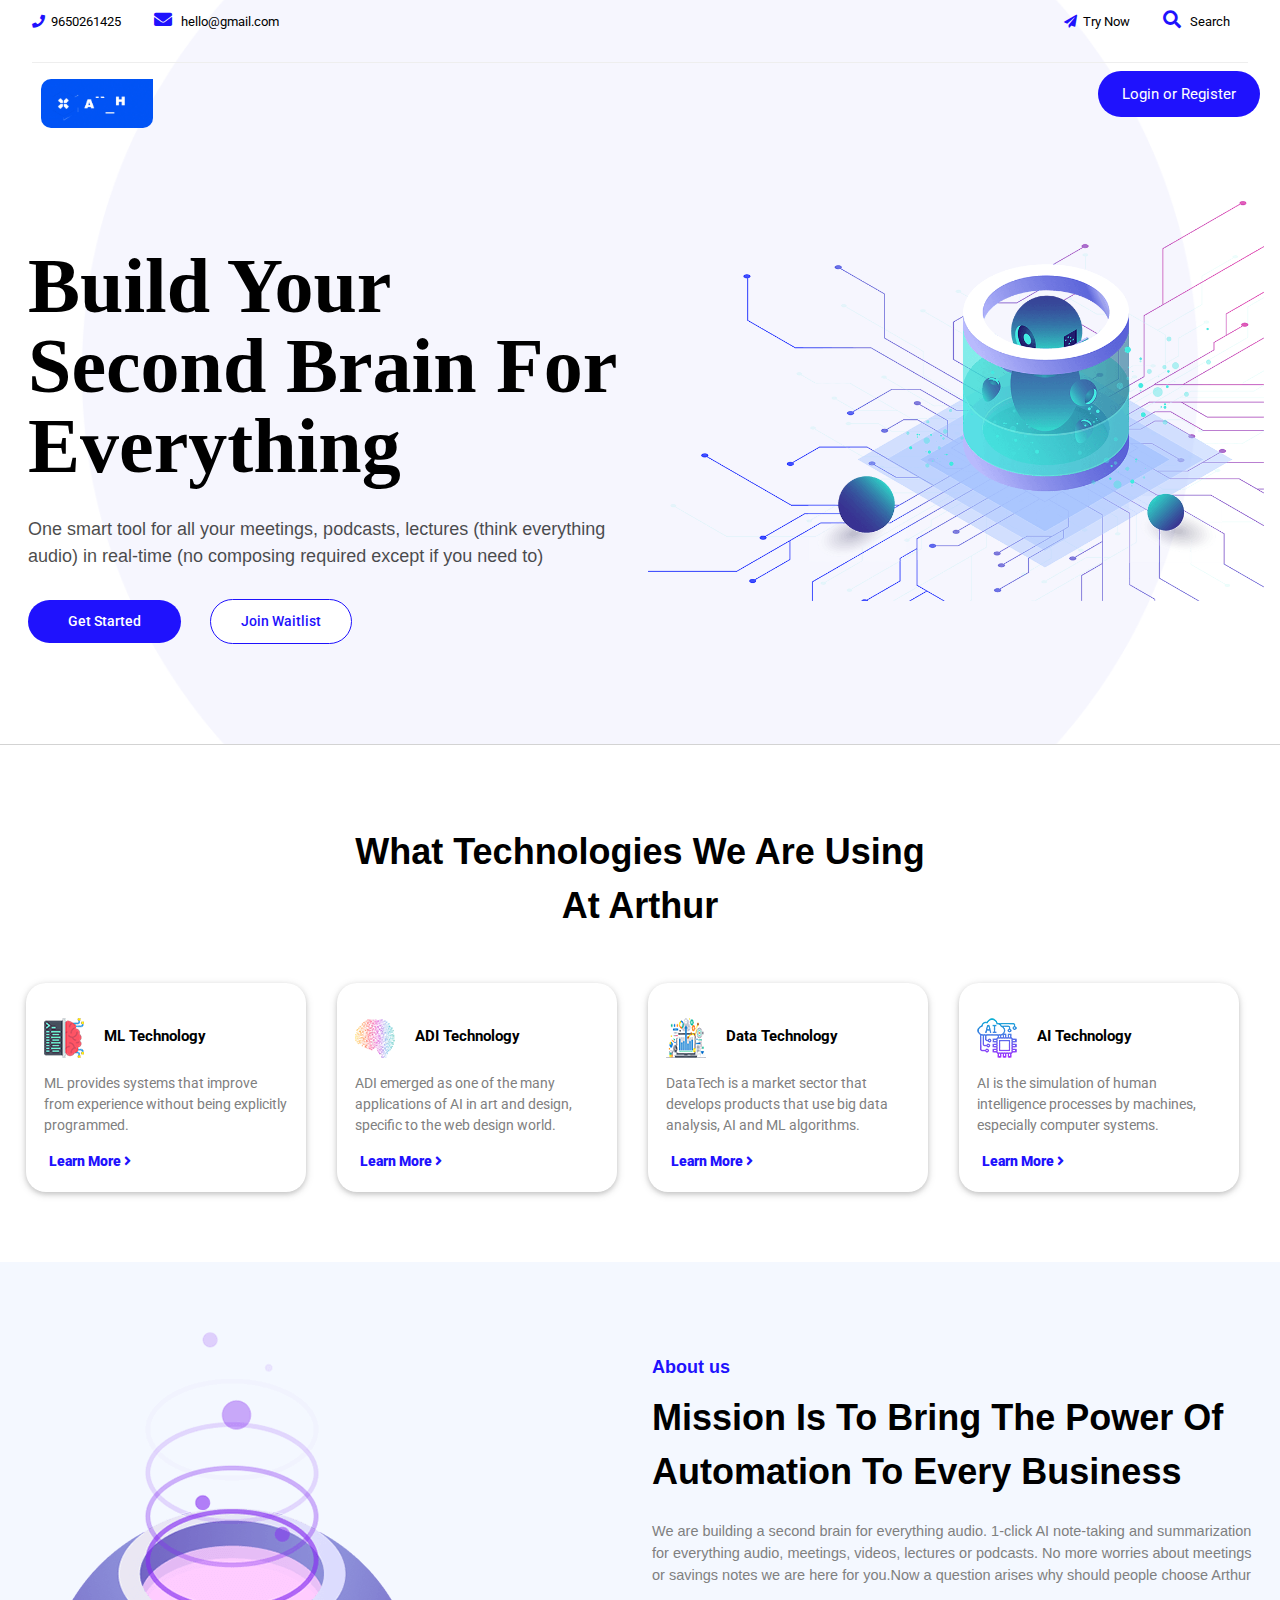
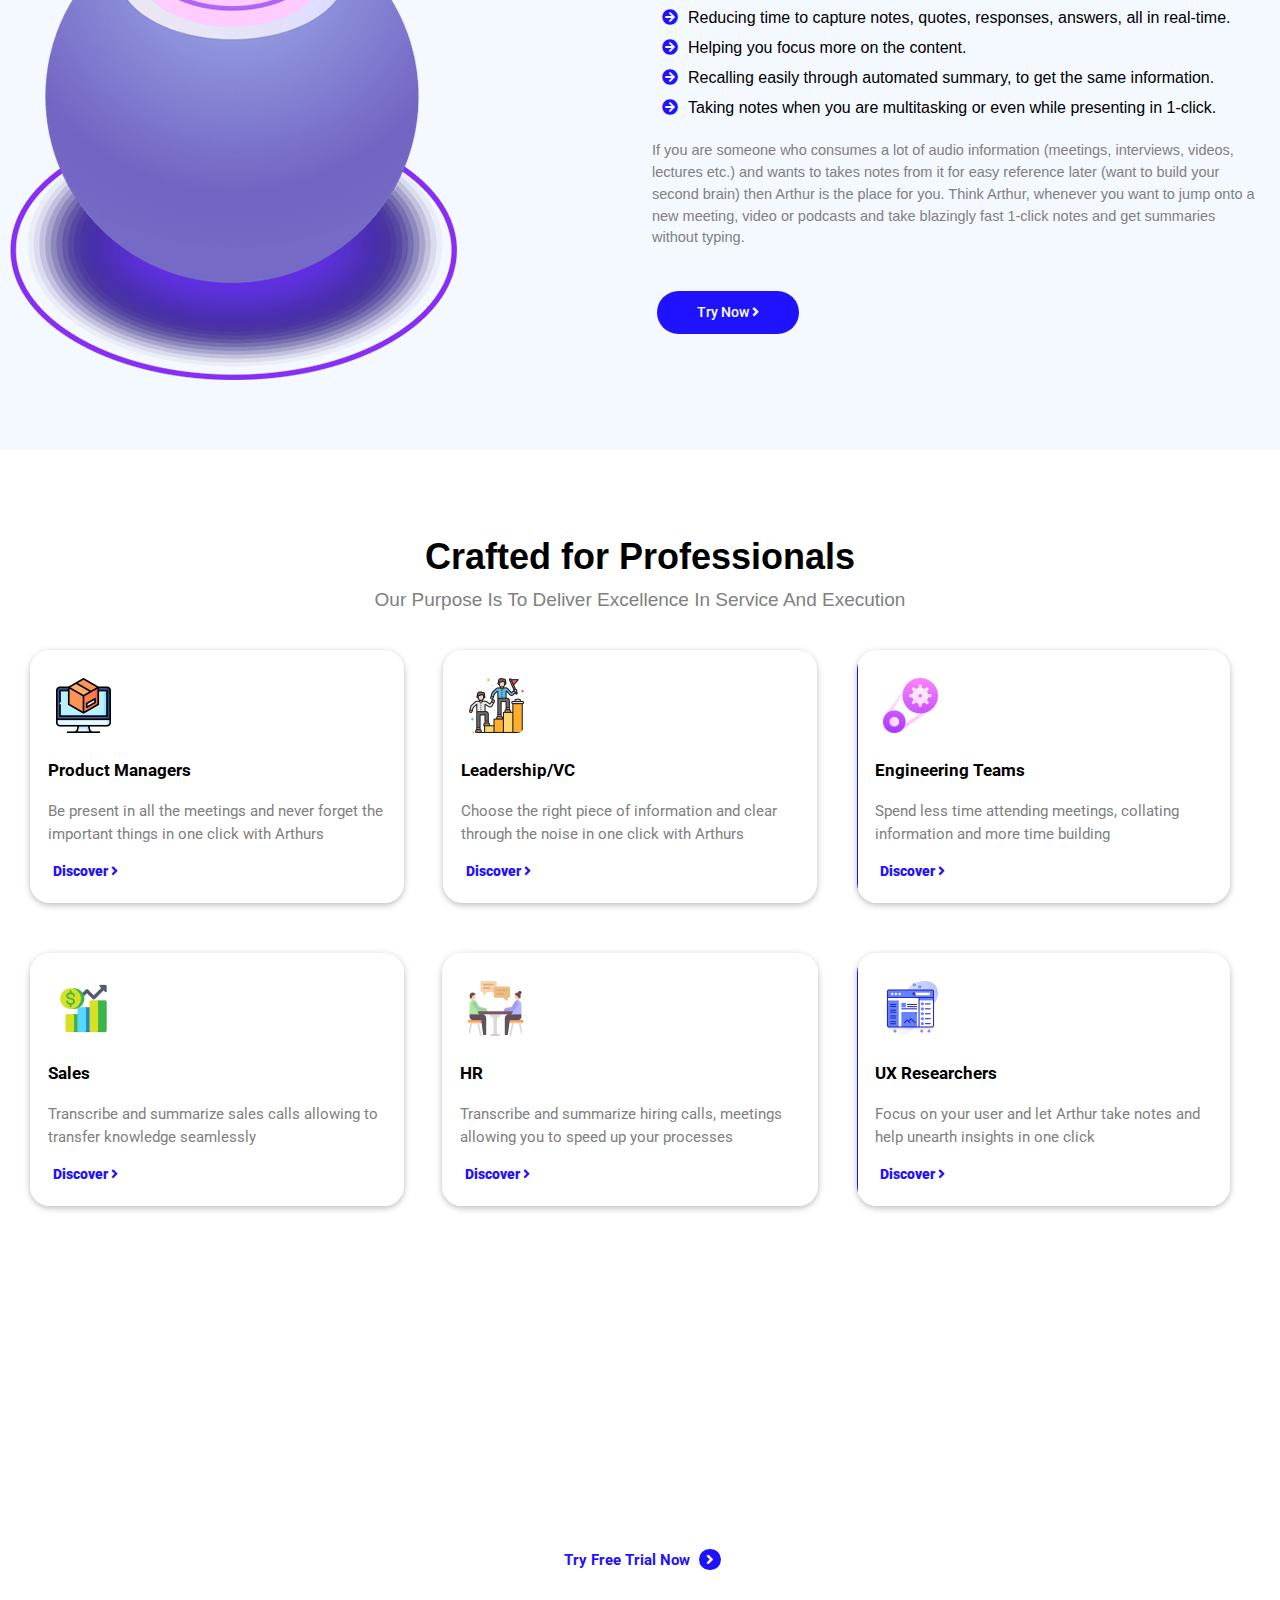
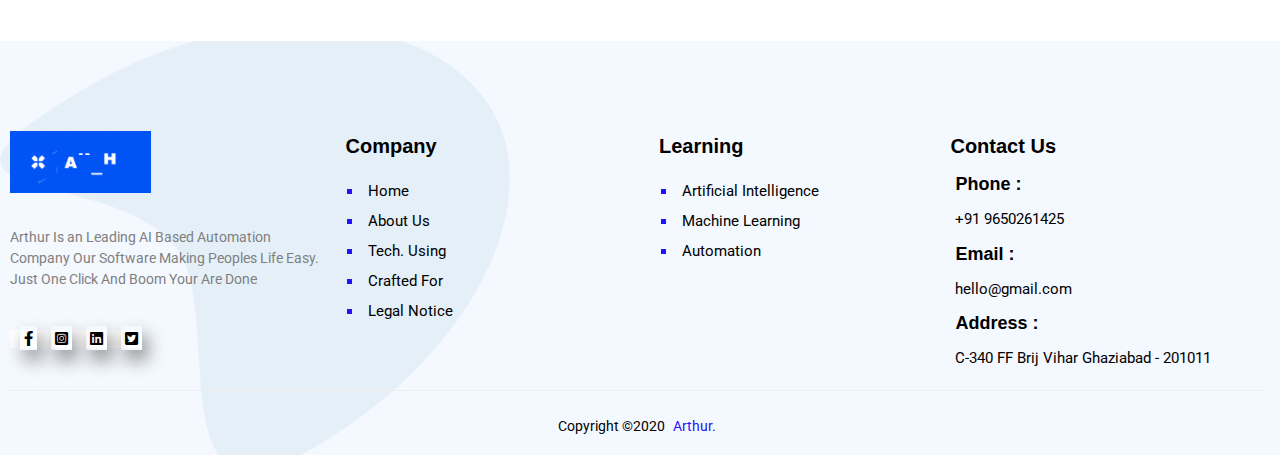
<file: index.html>
<!DOCTYPE html>
<html lang="en">
<head>
    <meta charset="UTF-8">
    <meta http-equiv="X-UA-Compatible" content="IE=edge">
    <meta name="viewport" content="width=device-width, initial-scale=1.0">
    <link rel="stylesheet" href="style/design.css">
    <link rel="stylesheet" href="https://www.w3schools.com/w3css/4/w3.css">
    <link rel="stylesheet" href="https://cdnjs.cloudflare.com/ajax/libs/font-awesome/5.15.4/css/all.min.css" integrity="sha512-1ycn6IcaQQ40/MKBW2W4Rhis/DbILU74C1vSrLJxCq57o941Ym01SwNsOMqvEBFlcgUa6xLiPY/NS5R+E6ztJQ==" crossorigin="anonymous" referrerpolicy="no-referrer" />  
    <link rel="shortcut icon" href="images/favicon.png" type="image/x-icon">
    <title>Arthur</title>
</head>
<body>
    <!-- Navigation Bar -->
    <div class="bkg w3-display-container header-image-shape" id="home">
        <div class="w3-row" style="padding: 10px 12px 0px 12px;" class="bigger">
            <div class="w3-col l10 m9 s6 w3-left bigger" style="font-size: 13px;">
                <a href="tel:+91 9650261425" target="_blank" style="margin-right: 25px;margin-left: 20px;"><i class="fa fa-phone" style="margin-right: 6px;color: #1f12fd;"></i>9650261425</a>
                <a href="mailto:hello@gmail.com" target="_blank"><i class="fa fa-envelope" style="font-size: 18px;margin-right: 6px;color: #1f12fd;"></i> hello@gmail.com</a>
            </div>
            <div class="w3-col l2 m3 s6 bigger" style="font-size: 13px;">
                <a href="signin.html" target="_blank" style="margin-right: 25px;"><i class="fa fa-paper-plane" style="margin-right: 6px;color: #1f12fd;"></i>Try Now</a>
                <a href="#" target="_blank"><i class="fa fa-search" style="font-size: 18px;margin-right: 6px;color: #1f12fd;"></i> Search</a>
            </div>
        </div>
        <!--For mobile-->
        <div class="w3-row" style="padding: 10px 2px 0px 2px;">
            <div class="w3-col l10 m9 s6 w3-left mobile" style="font-size: 13px;">
                <a href="tel:+91 9650261425" target="_blank" style="margin-right: 25px;margin-left: 20px;"><i class="fa fa-phone" style="margin-right: 6px;color: #1f12fd;"></i>Phone</a>
                <a href="mailto:hello@gmail.com" target="_blank"><i class="fa fa-envelope" style="font-size: 18px;margin-right: 6px;color: #1f12fd;"></i>Mail</a>
            </div>
            <div class="w3-col l2 m3 s6 mobile" style="font-size: 13px;">
                <a href="signin.html" target="_blank" style="margin-right: 25px;"><i class="fa fa-paper-plane" style="margin-right: 6px;color: #1f12fd;"></i>Try Now</a>
                <a href="#" target="_blank"><i class="fa fa-search" style="font-size: 18px;margin-right: 6px;color: #1f12fd;"></i> Search</a>
            </div>
        </div>

        <hr style="width: 95%;margin-left: auto;margin-right: auto;">
        <div class="w3-bar w3-row" style="padding-left: 20px;margin-top: -12px;">
            <a href="#" class="w3-bar-item" target="_self" ><img src="images/logo.gif" alt="not supported" width="70%" class="logo_imgs"></a>
            <button class="w3-bar-item w3-padding-large  w3-right login_btn w3-animate-right" onclick="document.getElementById('id01').style.display='block'">Login or Register</button>
        </div>
        <div class="w3-display-container w3-row-padding" style="padding-bottom: 80px;">
            <div class="w3-half " style="padding:20px;">
                <h1 class="header_text_first w3-animate-left">Build Your Second Brain For Everything</h1>
                <h5 class="header_text_second w3-animate-bottom">One smart tool for all your meetings, podcasts, lectures (think everything audio) in real-time
                    (no composing required except if you need to)</h5>
                    <div class="w3-bar">
                        <button class="header_btn1" onclick="document.getElementById('id01').style.display='block'">Get Started</button>
                        <a href="signin.html"><button class="header_btn2">Join Waitlist</button></a>
                    </div>
                     
            </div>
            <div class="w3-half w3-animate-top" style="padding-top: 65px;">
                <img src="images/header-shape.png" alt="not supported" width="100%">
            </div>
        </div>
    </div>

    <!--Login form-->
    <div class="w3-container w3-modal" id="id01" style="padding-top: 20%;">
        <div class="w3-modal-content w3-card-4 w3-animate-zoom" style="max-width:395px;padding: 20px;border-radius:10px;border:1px solid #f4f8ff;overflow: hidden;">
            <span onclick="document.getElementById('id01').style.display='none'" class="w3-button w3-large w3-red w3-hover-blue w3-display-topright" title="Close Modal" style="border-radius: 0px 10px 0px 10px;"><i class="fas fa-times w3-hover-spin"></i></span>
            <table>
                <form action="#" method="post">
                    <tr>
                        <td><h5 class="login_form_h5">LOGIN</h5></td>
                    </tr>
                    <tr class="w3-row">
                        <td class="w3-col l12 m12 s12"><input type="text" placeholder="Username" /required class="input input1"></td>
                    </tr>
                    <tr class="w3-row">
                        <td class="w3-col l6 m6 s6"><input type="text" placeholder="Password" /required class="input"></td>
                        <td class="w3-col l6 m6 s6"><input type="text" placeholder="OTP" /required class="input"></td>
                    </tr>
                    <tr>
                        <td><button class="Form_btn">Submit</button></td>
                    </tr>
                </form>
            </table>
        </div>
    </div>

    <!--What Technologies we are using-->
    <div class="w3-container" style="padding: 70px 10px;" id="tech">
        <h1 class="tech_text w3-center">What Technologies We Are Using<br> At Arthur</h1>
        <div class="w3-row-padding">
            <div class=" w3-col l3 m3 s12 ">
                <div class="w3-card 4 card">
                    <p ><img src="images/ml.png" alt="not supported">
                    <strong style="margin-left: 16px;">ML Technology </strong></p>
                    <p style="font-size: 14px;color: grey;">ML provides systems that improve from experience without being explicitly programmed.</p>
                    <a href="https://en.wikipedia.org/wiki/Machine_learning" target="_blank" class="learn_more_main" style="font-size: 14px;color: #1f12fd;font-weight: 900;">Learn More <i class="fas fa-angle-right learn_more"></i></a>
                </div>
            </div>
            <div class=" w3-col l3 m3 s12 ">
                <div class="w3-card 4 card">
                    <p ><img src="images/adi.png" alt="not supported">
                    <strong style="margin-left: 16px;">ADI Technology </strong></p>
                    <p style="font-size: 14px;color: grey;">ADI emerged as one of the many applications of AI in art and design, specific to the web design world.</p>
                    <a href="https://en.wikipedia.org/wiki/Internet_of_things" target="_blank" class="learn_more_main" style="font-size: 14px;color: #1f12fd;font-weight: 900;">Learn More <i class="fas fa-angle-right learn_more"></i></a>
                </div>
            </div>
            <div class=" w3-col l3 m3 s12 ">
                <div class="w3-card 4 card">
                    <p ><img src="images/data.png" alt="not supported">
                        <strong style="margin-left: 16px;">Data Technology</strong></p>
                        <p style="font-size: 14px;color: grey;">DataTech is a market sector that develops products that use big data analysis, AI and ML algorithms.</p>
                        <a href="https://en.wikipedia.org/wiki/Data_technology" target="_blank" class="learn_more_main" style="font-size: 14px;color: #1f12fd;font-weight: 900;">Learn More <i class="fas fa-angle-right learn_more"></i></a>
                </div>
            </div>
            <div class=" w3-col l3 m3 s12 ">
                <div class="w3-card 4 card">
                    <p ><img src="images/AI.png" alt="not supported">
                        <strong style="margin-left: 16px;">AI Technology </strong></p>
                        <p style="font-size: 14px;color: grey;">AI is the simulation of human intelligence processes by machines, especially computer systems.</p>
                        <a href="https://en.wikipedia.org/wiki/Artificial_intelligence" target="_blank" class="learn_more_main" style="font-size: 14px;color: #1f12fd;font-weight: 900;">Learn More <i class="fas fa-angle-right learn_more"></i></a>
                </div>
            </div>
        </div>
    </div>
    <!--About US-->
    <div class="w3-container" style="padding: 70px 10px;background: #f4f8ff;" id="aboutus">
        <div class="w3-col l6 m6 s12" style="overflow: hidden;">
            <img src="images/aboutus.png" alt="not supported" class="aboutus_img">
        </div>
        <div class="w3-col l6 m6 s12" style="padding: 12px;">
            <h5 style="color: #1f12fd;font-weight: 700;">About us</h5>
            <h1 style="font-weight: 800;">Mission Is To Bring The Power Of Automation To Every Business</h1>
            <h5 class="h5_class" >We are building a second brain for everything audio. 1-click AI note-taking and summarization for everything audio, meetings, videos, lectures or podcasts. No more worries about meetings or savings notes we are here for you.Now a question arises why should people choose Arthur</h5>
            <h6 class="Aboutus_h6"> <i class="fa fa-arrow-circle-right" style="color: #1f12fd; margin-right: 10px;margin-left: 10px;"></i>Reducing time to capture notes, quotes, responses, answers, all in real-time.</h6>
            <h6 class="Aboutus_h6"> <i class="fa fa-arrow-circle-right" style="color: #1f12fd; margin-right: 10px;margin-left: 10px;"></i>Helping you focus more on the content.</h6>
            <h6 class="Aboutus_h6"> <i class="fa fa-arrow-circle-right" style="color: #1f12fd; margin-right: 10px;margin-left: 10px;"></i>Recalling easily through automated summary, to get the same information.</h6>
            <h6 class="Aboutus_h6"> <i class="fa fa-arrow-circle-right" style="color: #1f12fd; margin-right: 10px;margin-left: 10px;"></i>Taking notes when you are multitasking or even while presenting in 1-click.</h6>
            <h5 class="h5_class">If you are someone who consumes a lot of audio information (meetings, interviews, videos, lectures etc.) and wants to takes notes from it for easy reference later (want to build your second brain) then Arthur is the place for you.
                Think Arthur, whenever you want to jump onto a new meeting, video or podcasts and take blazingly fast 1-click notes and get summaries without typing.</h5>
                <a href="signin.html"><button class="header_btn1">Try Now <i class="fas fa-angle-right learn_more"></i></button></a>
        </div>
    </div>
    <!--Crafted for professional-->
    <div class="w3-container" style="padding: 70px 10px;" id="craft">
        <h1 class="tech_text w3-center">Crafted for Professionals</h1>
        <h5 class="h5_class2">Our Purpose Is To Deliver Excellence In Service And Execution</h5>
        
        <div class="w3-row-padding" style="padding: 10px 10px">
            <div class=" w3-col l4 m4 s12 " style="padding: 15px 10px;">
                <div class="w3-card 4 card1">
                    <img src="images/product.png" alt="not supported" class="crafted_image">
                    <p class="crafted_text">Product Managers</p>
                    <p class="crafted_text2">Be present in all the meetings and never forget the important things in one click with Arthurs </p>
                    <a href="#" target="_blank" class="learn_more_main learn_more_main2">Discover <i class="fas fa-angle-right learn_more"></i></a>
                </div>
            </div>
            <div class=" w3-col l4 m4 s12 " style="padding: 15px 10px;">
                <div class="w3-card 4 card1">
                    <img src="images/leadership.png" alt="not supported" class="crafted_image">
                    <p class="crafted_text">Leadership/VC</p>
                    <p class="crafted_text2">Choose the right piece of information and clear through the noise in one click with Arthurs </p>
                    <a href="#" target="_blank" class="learn_more_main learn_more_main2">Discover <i class="fas fa-angle-right learn_more"></i></a>
                </div>
            </div>
            <div class=" w3-col l4 m4 s12 " style="padding: 15px 10px;">
                <div class="w3-card 4 card1">
                    <img src="images/engeneering.png" alt="not supported" class="crafted_image">
                    <p class="crafted_text">Engineering Teams</p>
                    <p class="crafted_text2">Spend less time attending meetings, collating information and more time building</p>
                    <a href="#" target="_blank" class="learn_more_main learn_more_main2">Discover <i class="fas fa-angle-right learn_more"></i></a>
                </div>
            </div>
        </div>

        <div class="w3-row-padding" style="padding: 10px 10px">
            <div class=" w3-col l4 m4 s12 " style="padding: 15px 10px;">
                <div class="w3-card 4 card1">
                    <img src="images/sales.png" alt="not supported" class="crafted_image">
                    <p class="crafted_text">Sales</p>
                    <p class="crafted_text2">Transcribe and summarize sales calls allowing to transfer knowledge seamlessly </p>
                    <a href="#" target="_blank" class="learn_more_main learn_more_main2">Discover <i class="fas fa-angle-right learn_more"></i></a>
                </div>
            </div>
            <div class=" w3-col l4 m4 s12 " style="padding: 15px 9px;">
                <div class="w3-card 4 card1">
                    <img src="images/interview.png" alt="not supported" class="crafted_image">
                    <p class="crafted_text">HR</p>
                    <p class="crafted_text2">Transcribe and summarize hiring calls, meetings allowing you to speed up your processes</p>
                    <a href="#" target="_blank" class="learn_more_main learn_more_main2">Discover <i class="fas fa-angle-right learn_more"></i></a>
                </div>
            </div>
            <div class=" w3-col l4 m4 s12 " style="padding: 15px 10px;">
                <div class="w3-card 4 card1">
                    <img src="images/layout.png" alt="not supported" class="crafted_image">
                    <p class="crafted_text">UX Researchers</p>
                    <p class="crafted_text2">Focus on your user and let Arthur take notes and help unearth insights in one click</p>
                    <a href="#" target="_blank" class="learn_more_main learn_more_main2">Discover <i class="fas fa-angle-right learn_more"></i></a>
                </div>
            </div>
        </div>
    </div>

    <!--Free trial-->
    <div class="w3-display-container bkg2 w3-center" style="padding: 60px 15px;">
        <h1 class="free_text1 ">We Are Offering 15 Days Free Trial</h1>
        <h5 class="free_text2 ">Our purpose is to deliver excellence in service and execution. We are making human life easier by providing best user experiance on liable prices.</h5>
        <a href="signin.html" > <button class="trial_btn">Try Free Trial Now <i class="fas fa-angle-right learn_more1"></i></button></a>
    </div>
    <!--Footer-->
    <footer class="w3-container bkg3" style="padding-top: 80px; padding-left: 10px;" id="footer">
        <div class="w3-col l3 m3 s12" id="footer1" >
            <img src="images/logo.gif" alt="not_supported" >
            <p style="padding:10px 0px 20px 0px;color: grey;">Arthur Is an Leading AI Based Automation Company Our Software Making Peoples Life Easy. Just One Click And Boom Your Are Done</p>
            <span>
                <a href="#"><i class="fab fa-facebook-f" ></i></a>
                <a href="#"><i class="fab fa-instagram-square"></i></a>
                <a href="https://www.linkedin.com/company/usearthur"><i class="fab fa-linkedin"></i></a>
                <a href="#"><i class="fab fa-twitter-square"></i></a>
            </span>
        </div>
        <div class="w3-col l3 m3 s12">
            <h4>Company</h4>
            <ul type="square" color="#1f12fd">
                <li><a href="#home">Home</a></li>
                <li><a href="#aboutus">About Us</a></li>
                <li><a href="#tech">Tech. Using</a></li>
                <li><a href="#craft">Crafted For </a></li>
                <li><a href="legal.html">Legal Notice</a></li>
            </ul>
        </div>
        <div class="w3-col l3 m3 s12">
            <h4>Learning</h4>
            <ul type="square">
                <li><a href="#">Artificial Intelligence</a></li>
                <li><a href="#">Machine Learning</a></li>
                <li><a href="#">Automation</a></li>
            </ul>
        </div>
        <div class="w3-col l3 m3 s12" id="contact">
            <h4>Contact Us</h4>
            <h5>Phone :</h5>
            <a href="tel:+91 9650261425">+91 9650261425</a>
            <h5>Email :</h5>
            <a href="mailto:hello@gmail.com">hello@gmail.com</a>
            <h5>Address :</h5>
            <a href="https://bit.ly/32ihPUT">C-340
                FF Brij Vihar
                Ghaziabad - 201011</a>

        </div>
        <div class="w3-col l12 m12 s12">
            <hr>
            <p class="w3-center" style="font-weight: 900px;">Copyright ©2020 <a href="usearthur.com" style="color: #1f12fd;">Arthur.</a></p>
        </div>
    </footer>
</body>
</html>
</file>
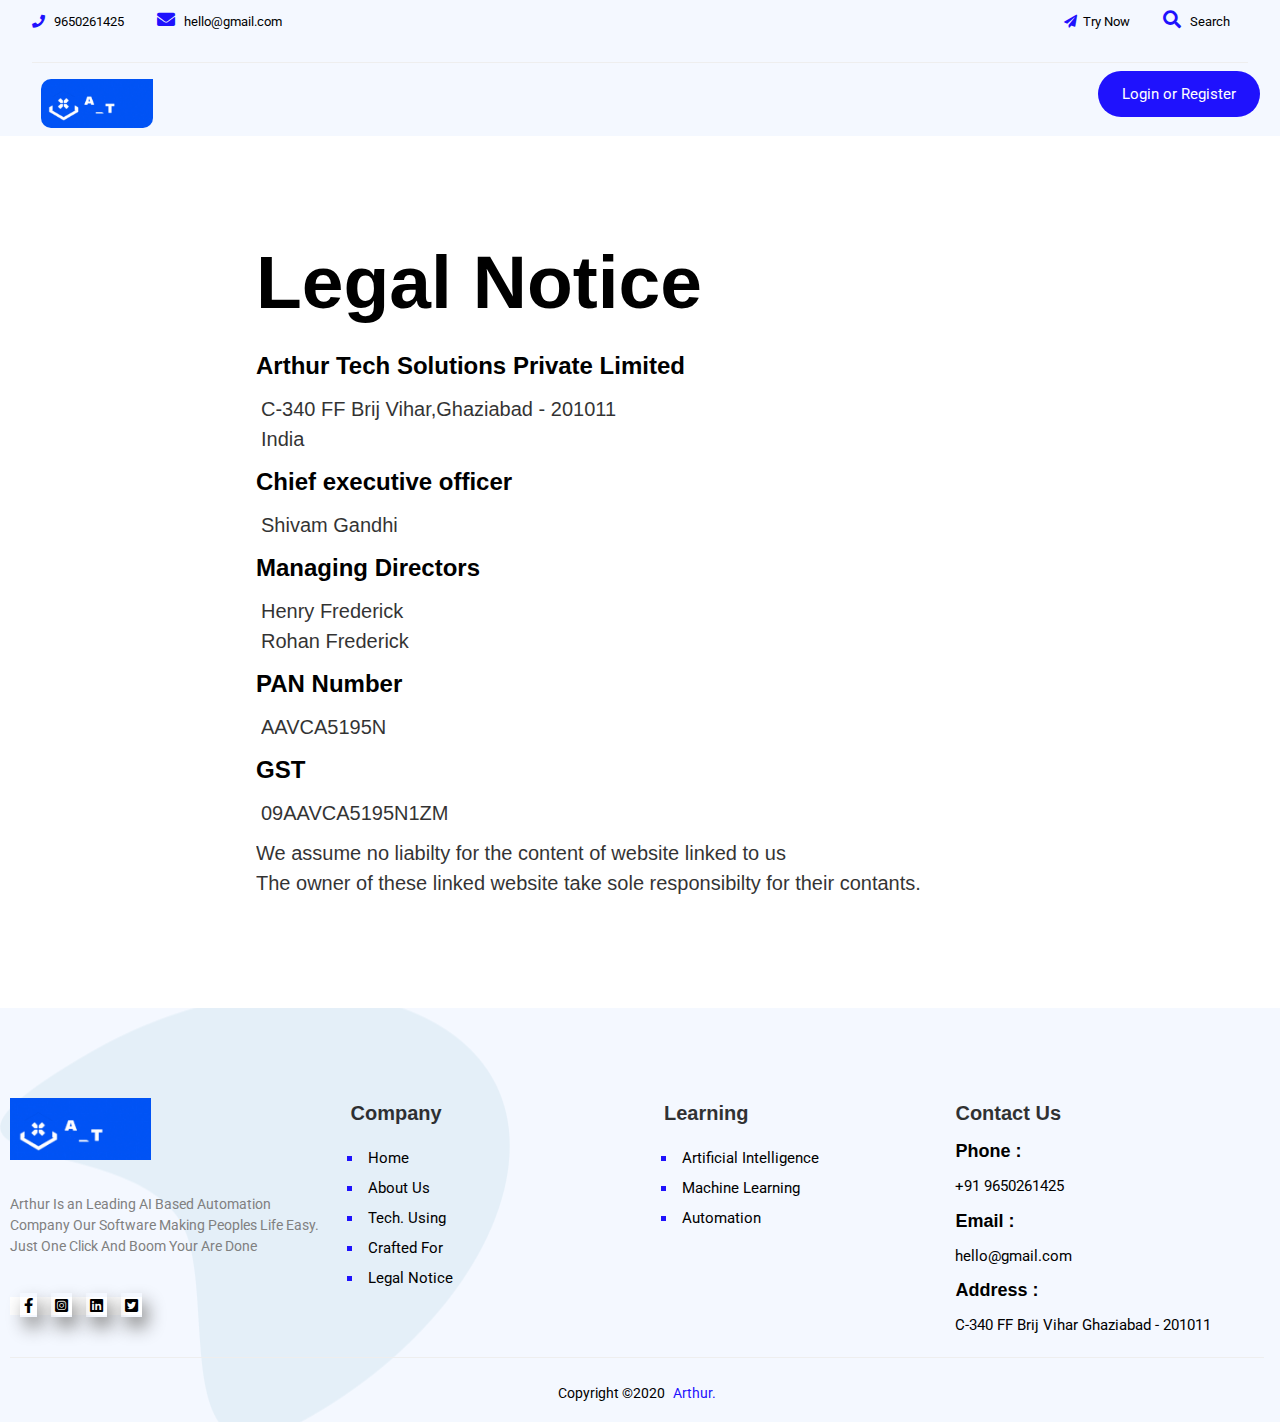
<file: legal.html>
<!DOCTYPE html>
<html lang="en">
<head>
    <meta charset="UTF-8">
    <meta http-equiv="X-UA-Compatible" content="IE=edge">
    <meta name="viewport" content="width=device-width, initial-scale=1.0">
    <link rel="stylesheet" href="style/design.css?v=1"/>
    <link rel="stylesheet" href="https://www.w3schools.com/w3css/4/w3.css">
    <link rel="stylesheet" href="https://cdnjs.cloudflare.com/ajax/libs/font-awesome/5.15.4/css/all.min.css" integrity="sha512-1ycn6IcaQQ40/MKBW2W4Rhis/DbILU74C1vSrLJxCq57o941Ym01SwNsOMqvEBFlcgUa6xLiPY/NS5R+E6ztJQ==" crossorigin="anonymous" referrerpolicy="no-referrer" />  
    <link rel="shortcut icon" href="images/favicon.png" type="image/x-icon">
    <title>Arthur | Legal Notice</title>
    <style>
        .xx1{
          width: 100%;
        }
        h3{
          font-weight: 700;
        }
        h4{
          opacity: .8;
          padding-left: 5px;
        }
        .cc1{
          font-weight: 900; 
          font-size: 75px;
        }
        .legal{
            padding:80px 20%;
            padding-bottom: 100px;
        }
        @media (max-width: 480px){
          .xx1{
            width: 100%;
            padding-left: 20px;
            padding-right: 10px;
          }
          .cc1{
            font-size: 60px;
            line-height: 55px;
            font-family: calibri;
          }
          .legal{
            padding: 90px 20px;
          }
        }
      </style>
</head>
<body>
    <!--Navigation-->
    <div class="w3-display-container" id="home" style="background-color: #f4f8ff;">
        <div class="w3-row" style="padding: 10px 12px 0px 12px;">
            <div class="w3-col l10 m9 s6 w3-left bigger" style="font-size: 13px;">
                <a href="tel:+91 9650261425" target="_blank" style="margin-right: 25px;margin-left: 20px;"><i class="fa fa-phone" style="margin-right: 6px;color: #1f12fd;"></i> 9650261425</a>
                <a href="mailto:hello@gmail.com" target="_blank"><i class="fa fa-envelope" style="font-size: 18px;margin-right: 6px;color: #1f12fd;"></i> hello@gmail.com</a>
            </div>
            <div class="w3-col l2 m3 s6 bigger" style="font-size: 13px;">
                <a href="signin.html" target="_blank" style="margin-right: 25px;"><i class="fa fa-paper-plane" style="margin-right: 6px;color: #1f12fd;"></i>Try Now</a>
                <a href="#" target="_blank"><i class="fa fa-search" style="font-size: 18px;margin-right: 6px;color: #1f12fd;"></i> Search</a>
            </div>
        </div>
        <!--For mobile-->
        <div class="w3-row" style="padding: 10px 0px 0px 0px;">
            <div class="w3-col l10 m9 s6 w3-left mobile" style="font-size: 13px;">
                <a href="tel:+91 9650261425" target="_blank" style="margin-right: 25px;margin-left: 20px;"><i class="fa fa-phone" style="margin-right: 6px;color: #1f12fd;"></i>Phone</a>
                <a href="mailto:hello@gmail.com" target="_blank"><i class="fa fa-envelope" style="font-size: 18px;margin-right: 6px;color: #1f12fd;"></i>Mail</a>
            </div>
            <div class="w3-col l2 m3 s6 mobile" style="font-size: 13px;">
                <a href="signin.html" target="_blank" style="margin-right: 25px;"><i class="fa fa-paper-plane" style="margin-right: 6px;color: #1f12fd;"></i>Try Now</a>
                <a href="#" target="_blank"><i class="fa fa-search" style="font-size: 18px;margin-right: 6px;color: #1f12fd;"></i> Search</a>
            </div>
        </div>
        <hr style="width: 95%;margin-left: auto;margin-right: auto;">
        <div class="w3-bar w3-row" style="padding-left: 20px;margin-top: -12px;">
            <a href="index.html" class="w3-bar-item" target="_self" ><img src="images/logo.gif" alt="not supported" width="70%" class="logo_imgs"></a>
            <button class="w3-bar-item w3-padding-large  w3-right login_btn w3-animate-right" onclick="document.getElementById('id01').style.display='block'">Login or Register</button>
        </div>
    </div>
    
    <!--Legal notice-->
    <div class="w3-container display legal" >
        <div class="display xx1 w3-left">
            <h1 class="cc1">Legal Notice</h1>
            <h3>Arthur Tech Solutions Private Limited</h3>
            <h4>C-340 FF Brij Vihar,Ghaziabad - 201011<br> India</h4>
            <h3>Chief executive officer</h3>
            <h4>Shivam Gandhi</h4>
            <h3>Managing Directors</h3>
            <h4>Henry Frederick<br>Rohan Frederick</h4>
            <h3>PAN Number</h3>
            <h4>AAVCA5195N</h4>
            <h3>GST</h3>
            <h4>09AAVCA5195N1ZM</h4>
            <h4 style="padding-left: 0px;">We assume no liabilty for the content of website linked to us<br> The owner of these linked website take sole responsibilty for their contants. </h4>
        </div>
    </div>

    <!--Login form-->
    <div class="w3-container w3-modal" id="id01" style="padding-top: 20%;">
        <div class="w3-modal-content w3-card-4 w3-animate-zoom" style="max-width:395px;padding: 20px;border-radius:10px;border:1px solid #f4f8ff;overflow: hidden;">
            <span onclick="document.getElementById('id01').style.display='none'" class="w3-button w3-large w3-red w3-hover-blue w3-display-topright" title="Close Modal" style="border-radius: 0px 10px 0px 10px;"><i class="fas fa-times w3-hover-spin"></i></span>
            <table>
                <form action="#" method="post">
                    <tr>
                        <td><h5 class="login_form_h5">LOGIN</h5></td>
                    </tr>
                    <tr class="w3-row">
                        <td class="w3-col l12 m12 s12"><input type="text" placeholder="Username" /required class="input input1"></td>
                    </tr>
                    <tr class="w3-row">
                        <td class="w3-col l6 m6 s6"><input type="text" placeholder="Password" /required class="input"></td>
                        <td class="w3-col l6 m6 s6"><input type="text" placeholder="OTP" /required class="input"></td>
                    </tr>
                    <tr>
                        <td><button class="Form_btn">Submit</button></td>
                    </tr>
                </form>
            </table>
        </div>
    </div>


     <!--Footer-->
     <footer class="w3-container bkg3" style="padding-top: 80px; padding-left: 10px;" id="footer">
        <div class="w3-col l3 m3 s12" id="footer1" >
            <img src="images/logo.gif" alt="not_supported">
            <p style="padding:10px 0px 20px 0px;color: grey;">Arthur Is an Leading AI Based Automation Company Our Software Making Peoples Life Easy. Just One Click And Boom Your Are Done</p>
            <span>
                <a href="#"><i class="fab fa-facebook-f" ></i></a>
                <a href="#"><i class="fab fa-instagram-square"></i></a>
                <a href="https://www.linkedin.com/company/usearthur"><i class="fab fa-linkedin"></i></a>
                <a href="#"><i class="fab fa-twitter-square"></i></a>
            </span>
        </div>
        <div class="w3-col l3 m3 s12">
            <h4>Company</h4>
            <ul type="square" color="#1f12fd">
                <li><a href="index.html">Home</a></li>
                <li><a href="index.html#aboutus">About Us</a></li>
                <li><a href="index.html#tech">Tech. Using</a></li>
                <li><a href="index.html#craft">Crafted For </a></li>
                <li><a href="#">Legal Notice</a></li>
            </ul>
        </div>
        <div class="w3-col l3 m3 s12">
            <h4>Learning</h4>
            <ul type="square">
                <li><a href="#">Artificial Intelligence</a></li>
                <li><a href="#">Machine Learning</a></li>
                <li><a href="#">Automation</a></li>
            </ul>
        </div>
        <div class="w3-col l3 m3 s12" id="contact">
            <h4>Contact Us</h4>
            <h5>Phone :</h5>
            <a href="tel:+91 9650261425">+91 9650261425</a>
            <h5>Email :</h5>
            <a href="mailto:hello@gmail.com">hello@gmail.com</a>
            <h5>Address :</h5>
            <a href="https://bit.ly/32ihPUT">C-340
                FF Brij Vihar
                Ghaziabad - 201011</a>

        </div>
        <div class="w3-col l12 m12 s12">
            <hr>
            <p class="w3-center" style="font-weight: 900px;">Copyright ©2020 <a href="usearthur.com" style="color: #1f12fd;">Arthur.</a></p>
        </div>
    </footer>
</body>
</html>
</file>
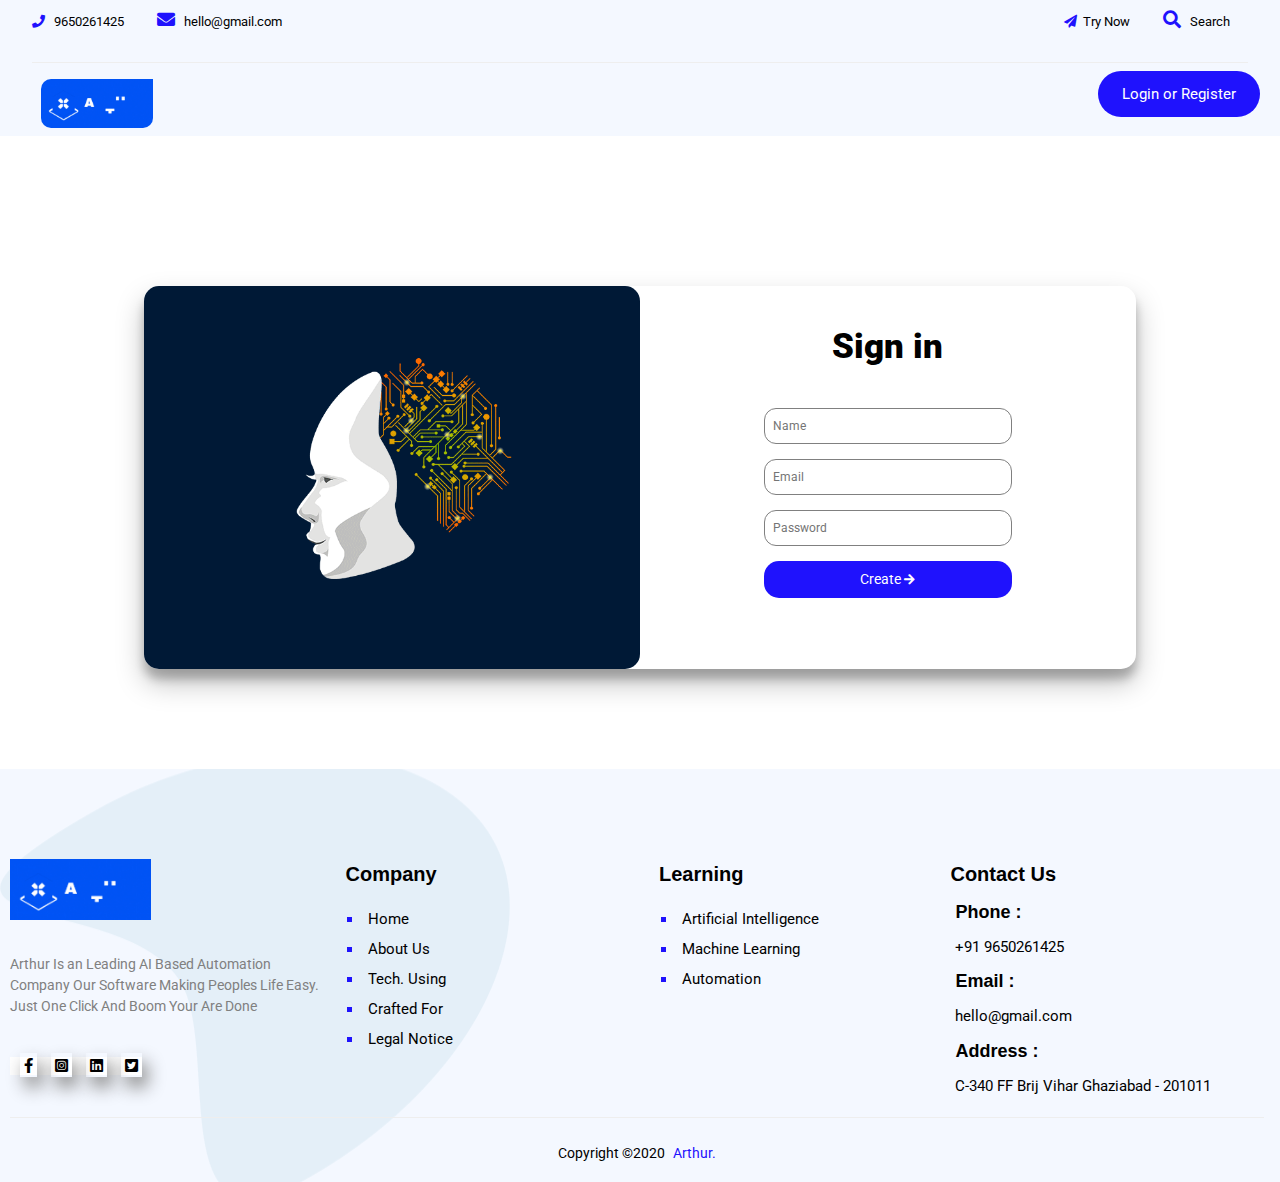
<file: signin.html>
<!DOCTYPE html>
<html lang="en">
<head>
    <meta charset="UTF-8">
    <meta http-equiv="X-UA-Compatible" content="IE=edge">
    <meta name="viewport" content="width=device-width, initial-scale=1.0">
    <link rel="stylesheet" href="style/design.css">
    <link rel="stylesheet" href="https://www.w3schools.com/w3css/4/w3.css">
    <link rel="stylesheet" href="https://cdnjs.cloudflare.com/ajax/libs/font-awesome/5.15.4/css/all.min.css" integrity="sha512-1ycn6IcaQQ40/MKBW2W4Rhis/DbILU74C1vSrLJxCq57o941Ym01SwNsOMqvEBFlcgUa6xLiPY/NS5R+E6ztJQ==" crossorigin="anonymous" referrerpolicy="no-referrer" />  
    <link rel="shortcut icon" href="images/favicon.png" type="image/x-icon">
    <title>Sign in</title>
    <style>
        .form_sec{
          border-radius: 15px;
          background-color: white;
          box-shadow: 0 14px 28px rgba(0,0,0,0.25), 0 10px 10px rgba(0,0,0,0.22);
        }
        .session {
            display: flex;
            flex-direction: row;
            width: 80%;
            height: auto;
            background: #ffffff;
            border-radius: 4px;
        }
        label{
            padding-bottom: 12px;
        }
        .input_labels{
            outline: none;
            width: 50%;
            border: 1px solid grey;
            border-radius: 12px;  
            padding: 8px; 
            font-size: 12px;
        }
        .input_btns{
            width: 50%;
            background: #1f12fd;
            color: white;
            font-size: 14px;
            padding: 8px;
            border-radius: 15px;
        }
        .display{
            display: block;
            margin-left: auto;
            margin-right: auto;
        }
    </style>
</head>
<body>
    <!--Navigation-->
    <div class="w3-display-container" id="home" style="background-color: #f4f8ff;">
        <div class="w3-row" style="padding: 10px 12px 0px 12px;">
            <div class="w3-col l10 m9 s6 w3-left bigger" style="font-size: 13px;">
                <a href="tel:+91 9650261425" target="_blank" style="margin-right: 25px;margin-left: 20px;"><i class="fa fa-phone" style="margin-right: 6px;color: #1f12fd;"></i> 9650261425</a>
                <a href="mailto:hello@gmail.com" target="_blank"><i class="fa fa-envelope" style="font-size: 18px;margin-right: 6px;color: #1f12fd;"></i> hello@gmail.com</a>
            </div>
            <div class="w3-col l2 m3 s6 bigger" style="font-size: 13px;">
                <a href="signin.html" target="_blank" style="margin-right: 25px;"><i class="fa fa-paper-plane" style="margin-right: 6px;color: #1f12fd;"></i>Try Now</a>
                <a href="#" target="_blank"><i class="fa fa-search" style="font-size: 18px;margin-right: 6px;color: #1f12fd;"></i> Search</a>
            </div>
        </div>
        <!--For mobile-->
        <div class="w3-row" style="padding: 10px 12px 0px 12px;">
            <div class="w3-col l10 m9 s6 w3-left mobile" style="font-size: 13px;">
                <a href="tel:+91 9650261425" target="_blank" style="margin-right: 25px;margin-left: 20px;"><i class="fa fa-phone" style="margin-right: 6px;color: #1f12fd;"></i>Phone</a>
                <a href="mailto:hello@gmail.com" target="_blank"><i class="fa fa-envelope" style="font-size: 18px;margin-right: 6px;color: #1f12fd;"></i>Mail</a>
            </div>
            <div class="w3-col l2 m3 s6 mobile" style="font-size: 13px;">
                <a href="signin.html" target="_blank" style="margin-right: 25px;"><i class="fa fa-paper-plane" style="margin-right: 6px;color: #1f12fd;"></i>Try Now</a>
                <a href="#" target="_blank"><i class="fa fa-search" style="font-size: 18px;margin-right: 6px;color: #1f12fd;"></i> Search</a>
            </div>
        </div>
        <hr style="width: 95%;margin-left: auto;margin-right: auto;">
        <div class="w3-bar w3-row" style="padding-left: 20px;margin-top: -12px;">
            <a href="index.html" class="w3-bar-item" target="_self" ><img src="images/logo.gif" alt="not supported" width="70%" class="logo_imgs"></a>
            <button class="w3-bar-item w3-padding-large  w3-right login_btn w3-animate-right" onclick="document.getElementById('id01').style.display='block'">Login or Register</button>
        </div>
    </div>
    

    <!--Login form-->
    <div class="w3-container w3-modal" id="id01" style="padding-top: 20%;">
        <div class="w3-modal-content w3-card-4 w3-animate-zoom" style="max-width:395px;padding: 20px;border-radius:10px;border:1px solid #f4f8ff;overflow: hidden;">
            <span onclick="document.getElementById('id01').style.display='none'" class="w3-button w3-large w3-red w3-hover-blue w3-display-topright" title="Close Modal" style="border-radius: 0px 10px 0px 10px;"><i class="fas fa-times w3-hover-spin"></i></span>
            <table>
                <form action="#" method="post">
                    <tr>
                        <td><h5 class="login_form_h5">LOGIN</h5></td>
                    </tr>
                    <tr class="w3-row">
                        <td class="w3-col l12 m12 s12"><input type="text" placeholder="Username" /required class="input input1"></td>
                    </tr>
                    <tr class="w3-row">
                        <td class="w3-col l6 m6 s6"><input type="text" placeholder="Password" /required class="input"></td>
                        <td class="w3-col l6 m6 s6"><input type="text" placeholder="OTP" /required class="input"></td>
                    </tr>
                    <tr>
                        <td><button class="Form_btn">Submit</button></td>
                    </tr>
                </form>
            </table>
        </div>
    </div>
    <!--signin form-->
  <div class="w3-container session display" style="padding:150px 16px;padding-bottom: 100px;">
        <div class="form_sec w3-row">
            <div class="w3-col l6 m6 s12" style="overflow: hidden;border-radius: 15px;">
                <img src="images/AI_Animated.gif" alt="not_supported" width="103%">
            </div>
            <form action="#" class="w3-col l6 m6 s12">
                <p style="width: 80%; font-size: 35px;font-weight: 900;" class="w3-center display">Sign in </p>
                <p > 
                    <input class="input_labels display" type="text" placeholder="Name" required name="Name"></p>
                
                <p><input class="input_labels display" type="text" placeholder="Email" required name="Email"></p>
                
                <p><input class="input_labels display" type="password" placeholder="Password" required name="password"></p>
                    <button class="w3-button w3-hover-black input_btns display" >Create <i class="fa fa-arrow-right" style="font-size: 12px;margin-top: -10px;"></i></button>
                </p>
            </form>
        </div>        
</div>

    <footer class="w3-container bkg3" style="padding-top: 80px; padding-left: 10px;" id="footer">
        <div class="w3-col l3 m3 s12" id="footer1" >
            <img src="images/logo.gif" alt="not_supported">
            <p style="padding:10px 0px 20px 0px;color: grey;">Arthur Is an Leading AI Based Automation Company Our Software Making Peoples Life Easy. Just One Click And Boom Your Are Done</p>
            <span>
                <a href="#"><i class="fab fa-facebook-f" ></i></a>
                <a href="#"><i class="fab fa-instagram-square"></i></a>
                <a href="https://www.linkedin.com/company/usearthur"><i class="fab fa-linkedin"></i></a>
                <a href="#"><i class="fab fa-twitter-square"></i></a>
            </span>
        </div>
        <div class="w3-col l3 m3 s12">
            <h4>Company</h4>
            <ul type="square" color="#1f12fd">
                <li><a href="index.html#home">Home</a></li>
                <li><a href="index.html#aboutus">About Us</a></li>
                <li><a href="index.html#tech">Tech. Using</a></li>
                <li><a href="index.html#craft">Crafted For </a></li>
                <li><a href="legal.html">Legal Notice</a></li>
            </ul>
        </div>
        <div class="w3-col l3 m3 s12">
            <h4>Learning</h4>
            <ul type="square">
                <li><a href="#">Artificial Intelligence</a></li>
                <li><a href="#">Machine Learning</a></li>
                <li><a href="#">Automation</a></li>
            </ul>
        </div>
        <div class="w3-col l3 m3 s12" id="contact">
            <h4>Contact Us</h4>
            <h5>Phone :</h5>
            <a href="tel:+91 9650261425">+91 9650261425</a>
            <h5>Email :</h5>
            <a href="mailto:hello@gmail.com">hello@gmail.com</a>
            <h5>Address :</h5>
            <a href="https://bit.ly/32ihPUT">C-340
                FF Brij Vihar
                Ghaziabad - 201011</a>

        </div>
        <div class="w3-col l12 m12 s12">
            <hr>
            <p class="w3-center" style="font-weight: 900px;">Copyright ©2020 <a href="usearthur.com" style="color: #1f12fd;">Arthur.</a></p>
        </div>
    </footer>
</body>
</html>
</file>
<file: style/design.css>
@import "https://fonts.googleapis.com/css2?family=Poppins:wght@300;400;500;600;700;900&display=swap";
@import "https://fonts.googleapis.com/css2?family=Roboto:wght@400;500;700;900&display=swap";

body, html {
    background-color:#fff;font-size:16px;
}
*{
    font-family: 'roboto', sans-serif;
    transition: all .2s linear;
    text-decoration: none;
    scroll-behavior: smooth;
}
.bkg{
    background-position: center;
    background-size: cover;
    background-image: url("../images/header1.png");
    min-height: 100%;
    border-bottom: .1px solid lightgray;
}
.login_btn{
    margin-right: 20px;
    margin-top: 0px;
    background-color: #1f12fd;
    cursor: pointer;
    border-radius: 50px;
    color: white;
}
.logo_imgs{
    display: block;
    border-radius: 10px 0px 10px 10px;
}
.header_text_first{
    font-family: calibri;
    font-size: 78px;
    padding-top: 80px;
    line-height: 80px;
    font-weight: 600;
}
.header_text_second{
    padding-top: 20px;
    opacity: .7;
}
.header_btn1{
    background-color: #1f12fd;
    color:white;
    outline: none;
    border: none;
    font-size: 14px;
    font-weight: 500;
    border-radius: 50px;
    padding: 11px 40px;
    cursor: pointer;
    margin-top: 20px;
}
.header_btn1:hover{
    background-color: white;
    color:#1f12fd;
    outline: none;
    border: 1px solid #1f12fd;
}
.header_btn2{
    background-color: white;
    color:#1f12fd;
    outline: none;
    border: 1px solid #1f12fd;
    font-size: 14px;
    font-weight: 500;
    border-radius: 50px;
    padding: 11px 30px;
    margin-left: 20px;
    cursor: pointer;
}
.header_btn2:hover{
    background-color: #1f12fd;
    color:white;
    outline: none;
    border: none;
}
.tech_text{
    font-weight: 700;
    padding-bottom: 40px;
    font-family: "popins", sans-serif;
}
.learn_more{
    transition: 1s;
}
.learn_more_main:hover > .learn_more{
    transform: translate(10px,0);
}
.card{
    width: 95%;
    border-radius: 20px;
    padding: 20px 18px;
    transition: 0.5s;
}
.card:hover{
    transform: translate(0, -10px);
}
.Aboutus_h6{
    line-height: 20px;
}
.h5_class{
    padding-bottom: 12px; 
    padding-top: 12px; 
    font-size: 14.5px;
    color:gray;
}
.h5_class2{
    font-size: 19px;
    color:gray;
    text-align: center;
    margin-top: -48px;   
}
.crafted_text{
    font-weight: bold;
    font-size: 17px;
}
.crafted_text2{
    font-size: 15px;
    color: grey;
    transition: all .5s ease-out;
}
.learn_more_main2{
    font-size: 14px;
    color: #1f12fd;
    font-weight: 900;
}
.card1{
    width: 95%;
    border-radius: 20px;
    padding: 20px 18px;
    background: linear-gradient(to right,#1f12fd 50%, white 50%);
    background-size: 200% 100%;
    background-position: right bottom;
    transition: all .5s ease-out;
}
.crafted_image{
    background: white;
    padding: 8px;
    border-radius: 15px;
}
.card1:hover{
    color:white;
    background-position: left bottom;
}
.card1:hover > .crafted_text2{
    color: white;
}
.card1:hover > .learn_more_main2{
    color: white;
}
.bkg2{
    background-size: cover;
    background-position: center;
    background-attachment: fixed;
    background-image: url("../images/bkg.jpg");
}
.free_text1{
    color: white;
    font-weight: 800;
}
.free_text2{
    color:white;
    display: block;
    margin-left: auto;
    margin-right: auto;
    width: 70%;
}
.trial_btn{
    color: #1f12fd;
    background:white;
    outline: none;
    border: none;
    border-radius: 20px;
    font-weight: 700;
    padding: 10px 26px;
    margin-top: 40px;
}
.learn_more1{
    background-color: #1f12fd;
    color:white;
    margin-left: 5px;
    border-radius: 50px;
    padding: 3px 7px;
}
.trial_btn:hover{
    background-color: #1f12fd;
    color: white;
}
.trial_btn:hover > .learn_more1{
    background-color: white;
    color: #1f12fd;
}
.bkg3{
    background-position: left;
    background-repeat: no-repeat;
    background-image: url("../images/bkg3.png");
    background-color: #f4f8ff;
}
#footer h4{
    font-weight: 900;
    margin-left: 22px;
}
#footer a{
    line-height: 30px;
    color:black;
}
#footer a:hover{
    color: #1f12fd;
    font-weight: 500;
}
#footer ul{
    color:#1f12fd;
}
#contact h5{
    font-weight: 700;
}
#contact a{
    line-height: 5px;
}
#footer img{
    border-radius: 10px;
    width: 45%;
    padding-top: 10px;
    padding-bottom: 10px;
}
#footer span{
    background-color: white;
    color:grey;
}
#footer span i{
    box-shadow: 5px 10px 18px #888888;
    padding: 4px;
    padding-top: 5px;
    margin-left: 5px;
}
#footer span i:hover{
    color:#1f12fd;
}
#footer p{
    font-size: 14px;
}
#contact h4{
    margin-left: 0px;
}
#contact h5,a{
    margin-left: 5px;
}
/*Login form */
.login_form_h5{
    font-size: 30px;
    font-weight: 900;
    padding: 7px;
}
.input{
    margin-top: 7px;
    margin-bottom: 12px;
    font-weight: 700;
    color:#888888;
    width: auto;
    border: none;
    outline: none;
    border-bottom : 2px solid #888888;
    font-size: 13px;
}
.input1{
    width: 25vw;
}
.Form_btn{
    margin-top: 10px;
    margin-bottom: 10px;
    width: 100%;
    padding: 8px;
    outline: none;
    border: none;
    background-color:#FF3366;
    color:white;
    border-radius: 12px 0px 12px 0px;
    transition: 1s linear;
}
.Form_btn:hover{
    background-color: green;
    border-radius: 0px 12px 0px 12px;
    font-weight: 700;
}
.mobile{
    display: none;
    visibility: hidden;
}
.aboutus_img{
    height: 50%;
}
@media (max-width:480px){
    body{
        overflow-x: hidden;
    }
    .mobile{
        display: block;
        visibility: visible;
    }
    .bigger{
        display: none;
        visibility: hidden;
    }
    .logo_imgs{
        margin-left: -16px;
    }
    .login_btn{
        margin-top: -50px;
    }
    .header_text_first{
        font-size: 50px;
        line-height: 40px;
        font-weight: 700;
        width: 100%;
    }
    .header_btn1{
        width: 48%;
    }
    .header_btn2{
        width: 45%;
        margin-left: 2px;
    }
    .card{
        margin-bottom: 20px;
        margin-left: 2%;
    }
    .aboutus_img{
        width:50%;
        display: block;
        margin-left: 30%;
        max-width: auto;
    }
    .card1{
        margin-left: 2%;
    }
    .free_text2{
        width: 98%;
    }
    #footer h4{
        margin-left: -2px;
    }
    #contact h5{
        margin-left: 20px;
    }
    #contact a{
        margin-left: 25px;
    }
}
</file>
